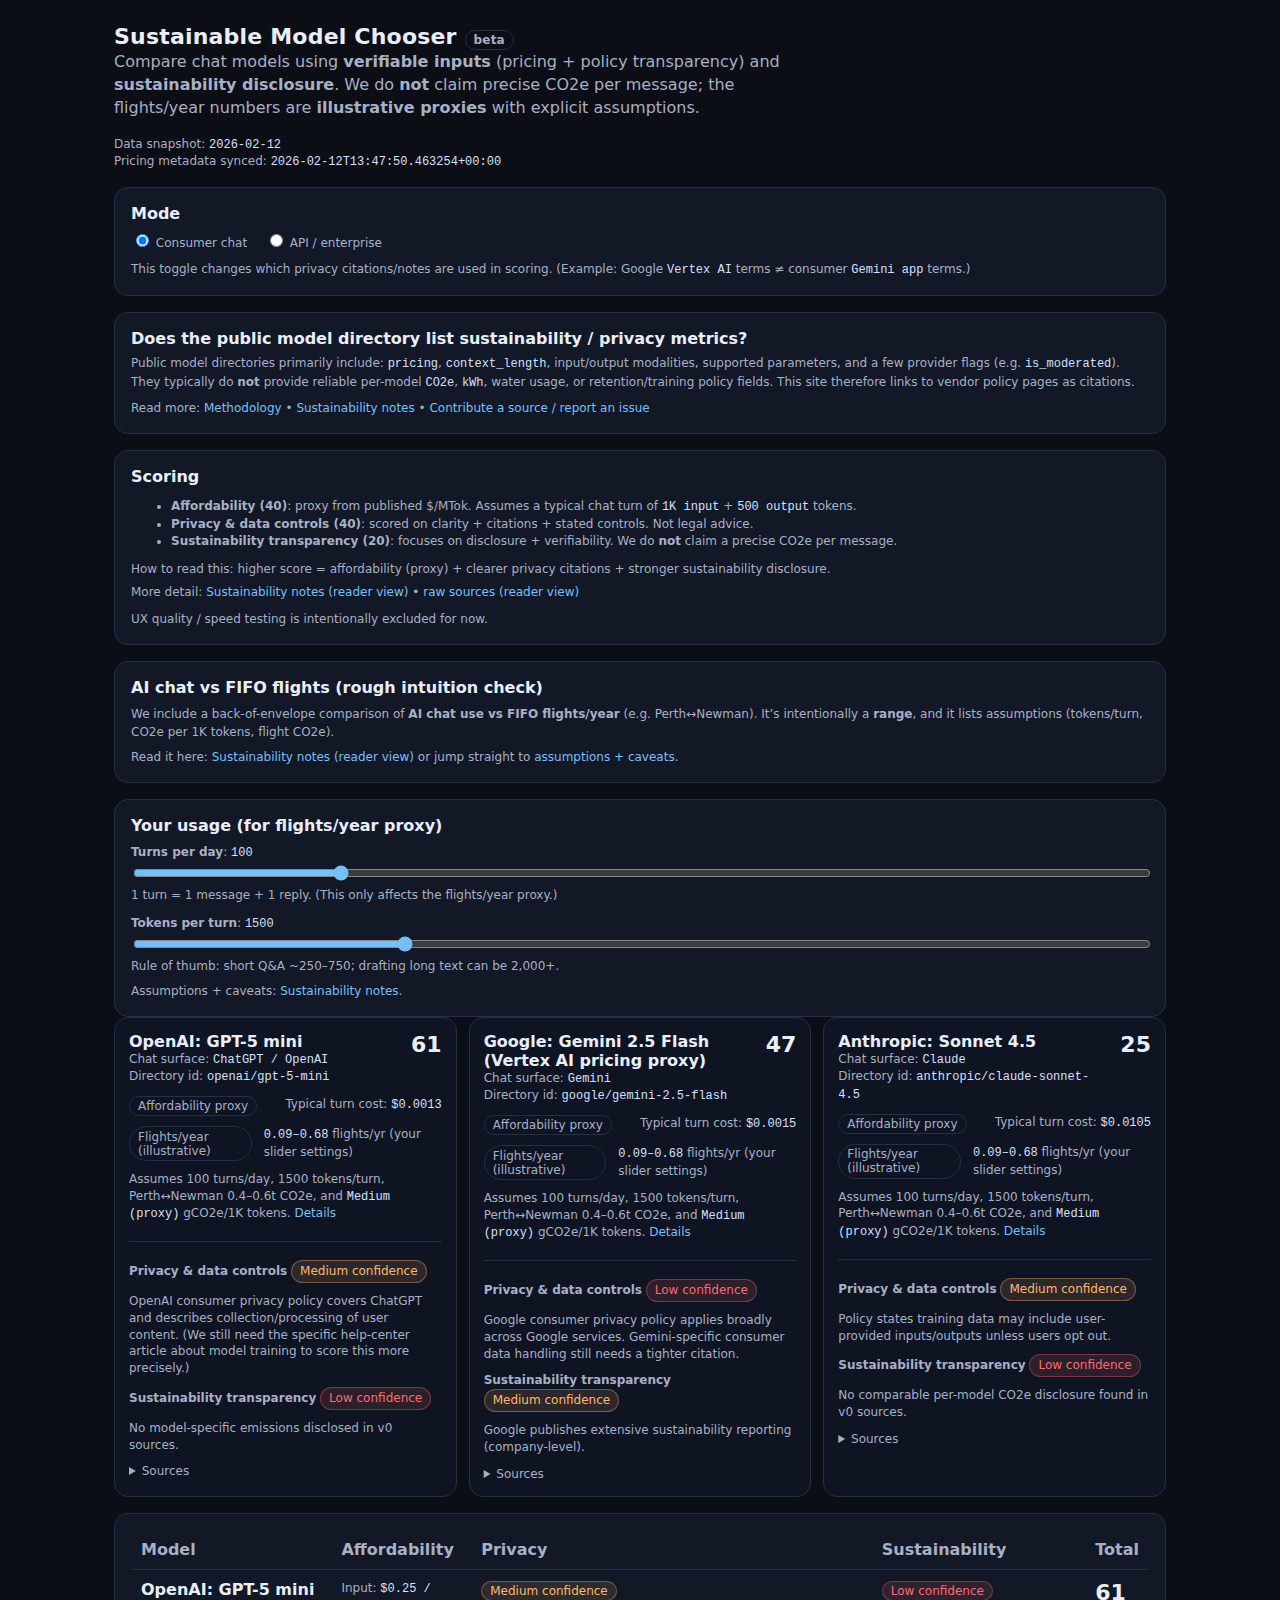
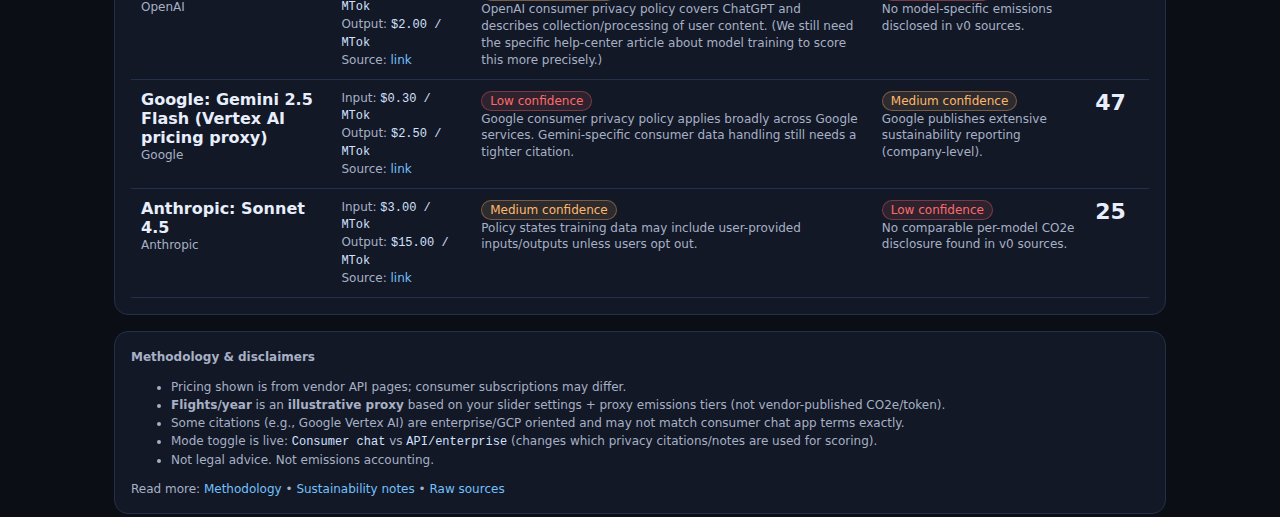
<file: index.html>
<!doctype html>
<html lang="en">
<head>
  <meta charset="utf-8"/>
  <meta name="viewport" content="width=device-width, initial-scale=1"/>
  <title>Sustainable Model Chooser (v0)</title>
  <link rel="stylesheet" href="./styles.css"/>
</head>
<body>
  <div class="container">
    <header>
      <div>
        <div class="h1">Sustainable Model Chooser <span class="badge">beta</span></div>
        <div class="sub">
          Compare chat models using <b>verifiable inputs</b> (pricing + policy transparency) and <b>sustainability disclosure</b>.
          We do <b>not</b> claim precise CO2e per message; the flights/year numbers are <b>illustrative proxies</b> with explicit assumptions.
        </div>
      </div>
      <div class="small">
        Data snapshot: <span class="code" id="generatedAt">—</span><br/>
        Pricing metadata synced: <span class="code" id="syncedAt">—</span>
      </div>
    </header>

    <div class="panel">
      <b>Mode</b>
      <div class="small" style="margin-top:8px;line-height:1.6">
        <label style="margin-right:14px"><input type="radio" name="mode" value="consumer" checked> Consumer chat</label>
        <label><input type="radio" name="mode" value="api"> API / enterprise</label>
        <div class="small" style="margin-top:8px">
          This toggle changes which privacy citations/notes are used in scoring.
          (Example: Google <span class="code">Vertex AI</span> terms ≠ consumer <span class="code">Gemini app</span> terms.)
        </div>
      </div>
    </div>

    <div class="panel">
      <b>Does the public model directory list sustainability / privacy metrics?</b>
      <div class="small" style="margin-top:6px;line-height:1.5">
        Public model directories primarily include: <span class="code">pricing</span>, <span class="code">context_length</span>, input/output modalities,
        supported parameters, and a few provider flags (e.g. <span class="code">is_moderated</span>). They typically do <b>not</b> provide reliable per-model
        <span class="code">CO2e</span>, <span class="code">kWh</span>, water usage, or retention/training policy fields. This site therefore links to vendor policy pages as citations.
      </div>
      <div class="small" style="margin-top:8px">
        Read more: <a href="./methodology.html">Methodology</a> • <a href="./sustainability.html">Sustainability notes</a> •
        <a href="https://github.com/laurenamos/sustainable-model-chooser/issues" target="_blank" rel="noopener">Contribute a source / report an issue</a>
      </div>
    </div>

    <div class="panel">
      <b>Scoring</b>
      <ul class="small">
        <li><b>Affordability (40)</b>: proxy from published $/MTok. Assumes a typical chat turn of <span class="code">1K input</span> + <span class="code">500 output</span> tokens.</li>
        <li><b>Privacy & data controls (40)</b>: scored on clarity + citations + stated controls. Not legal advice.</li>
        <li><b>Sustainability transparency (20)</b>: focuses on disclosure + verifiability. We do <b>not</b> claim a precise CO2e per message.</li>
      </ul>
      <div class="small">
        How to read this: higher score = affordability (proxy) + clearer privacy citations + stronger sustainability disclosure.
      </div>
      <div class="small" style="margin-top:6px">More detail: <a href="./sustainability.html">Sustainability notes (reader view)</a> • <a href="./sustainability-estimates.html">raw sources (reader view)</a></div>
      <div class="small" style="margin-top:10px">UX quality / speed testing is intentionally excluded for now.</div>
    </div>

    <div class="panel">
      <b>AI chat vs FIFO flights (rough intuition check)</b>
      <div class="small" style="margin-top:8px;line-height:1.5">
        We include a back-of-envelope comparison of <b>AI chat use vs FIFO flights/year</b> (e.g. Perth↔Newman).
        It’s intentionally a <b>range</b>, and it lists assumptions (tokens/turn, CO2e per 1K tokens, flight CO2e).
      </div>
      <div class="small" style="margin-top:8px">
        Read it here: <a href="./sustainability.html">Sustainability notes (reader view)</a> or jump straight to <a href="./sustainability-estimates.html#chat-model-use-vs-fifo-flights-per-year-rough-equivalence">assumptions + caveats</a>.
      </div>
    </div>

    <div class="panel">
      <b>Your usage (for flights/year proxy)</b>
      <div class="small" style="margin-top:8px;line-height:1.6">
        <div style="display:grid;grid-template-columns:1fr;gap:10px">
          <div>
            <div><b>Turns per day</b>: <span class="code" id="turnsVal">100</span></div>
            <input id="turns" type="range" min="0" max="500" step="10" value="100" style="width:100%" />
            <div class="small">1 turn = 1 message + 1 reply. (This only affects the flights/year proxy.)</div>
          </div>
          <div>
            <div><b>Tokens per turn</b>: <span class="code" id="tptVal">1500</span></div>
            <input id="tpt" type="range" min="250" max="5000" step="250" value="1500" style="width:100%" />
            <div class="small">Rule of thumb: short Q&A ~250–750; drafting long text can be 2,000+.</div>
          </div>
        </div>
        <div class="small" style="margin-top:8px">Assumptions + caveats: <a href="./sustainability.html" target="_blank" rel="noopener">Sustainability notes</a>.</div>
      </div>
    </div>

    <div class="grid" id="cards"></div>

    <div class="panel" id="table"></div>

    <div class="panel footer">
      <b>Methodology & disclaimers</b>
      <ul>
        <li>Pricing shown is from vendor API pages; consumer subscriptions may differ.</li>
        <li><b>Flights/year</b> is an <b>illustrative proxy</b> based on your slider settings + proxy emissions tiers (not vendor-published CO2e/token).</li>
        <li>Some citations (e.g., Google Vertex AI) are enterprise/GCP oriented and may not match consumer chat app terms exactly.</li>
        <li>Mode toggle is live: <span class="code">Consumer chat</span> vs <span class="code">API/enterprise</span> (changes which privacy citations/notes are used for scoring).</li>
        <li>Not legal advice. Not emissions accounting.</li>
      </ul>
      <div class="small">Read more: <a href="./methodology.html">Methodology</a> • <a href="./sustainability.html">Sustainability notes</a> • <a href="./sustainability-estimates.html">Raw sources</a></div>
    </div>
  </div>

  <script src="./app.js"></script>
</body>
</html>
</file>
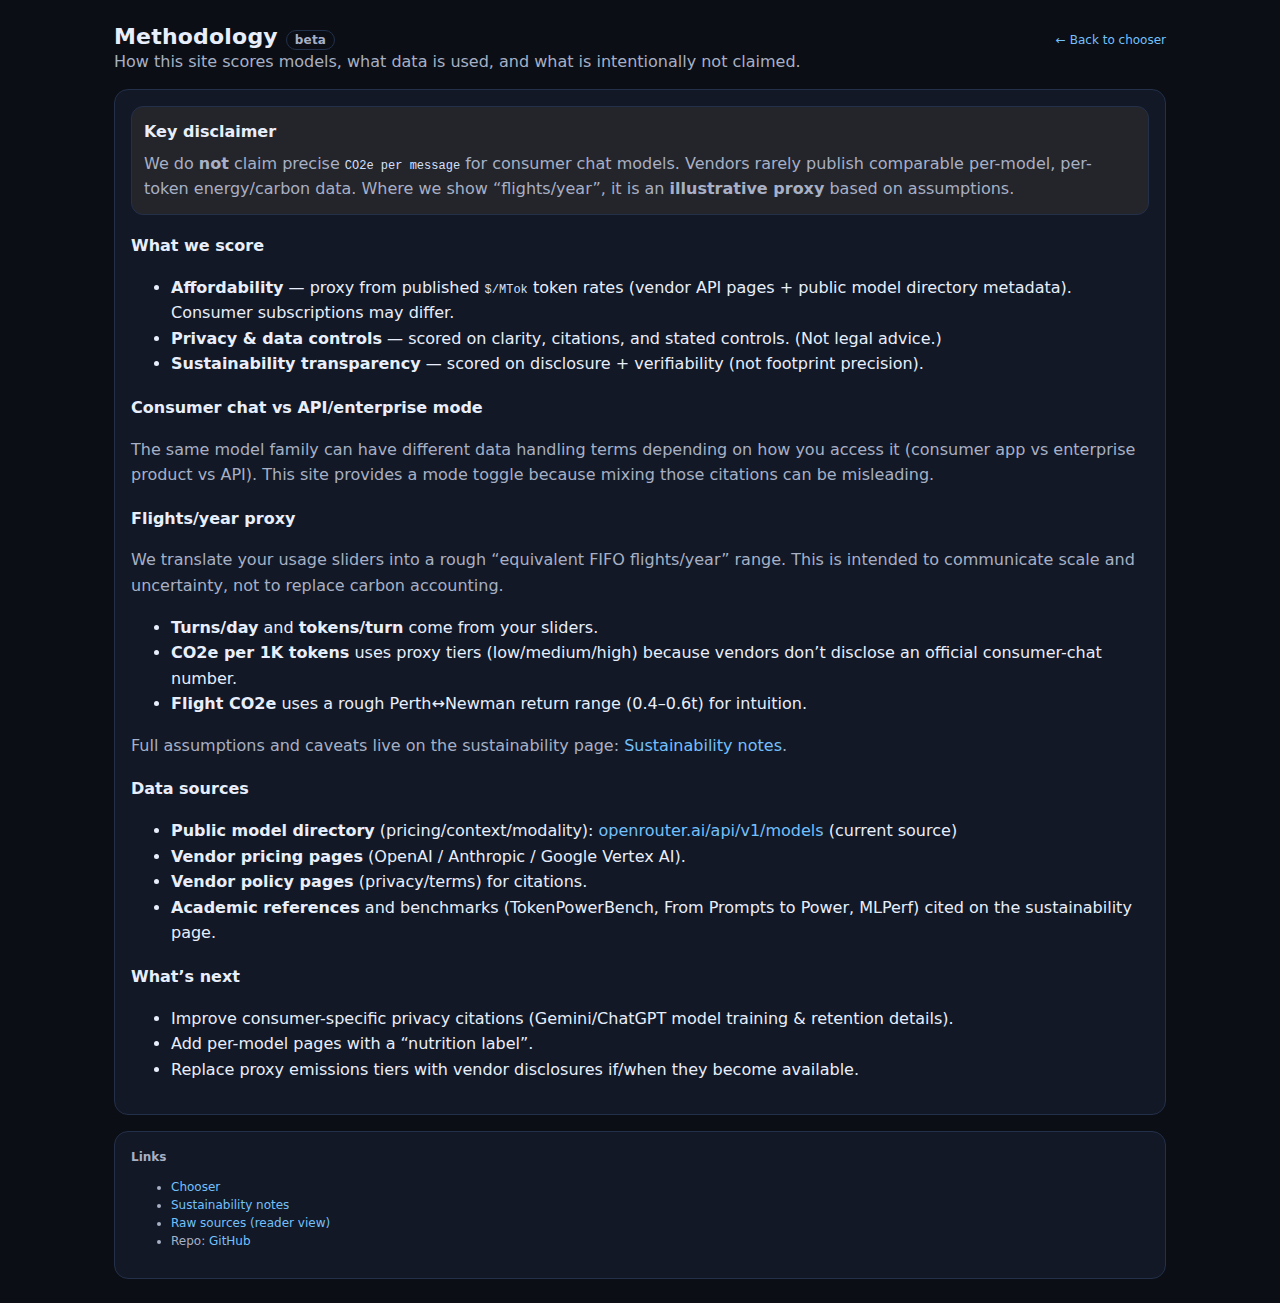
<file: methodology.html>
<!doctype html>
<html lang="en">
<head>
  <meta charset="utf-8"/>
  <meta name="viewport" content="width=device-width, initial-scale=1"/>
  <title>Methodology — Sustainable Model Chooser</title>
  <link rel="stylesheet" href="./styles.css"/>
  <style>
    .prose{line-height:1.6}
    .prose h1{font-size:22px;margin:0 0 10px 0}
    .prose h2{font-size:16px;margin:18px 0 8px 0}
    .prose h3{font-size:14px;margin:14px 0 6px 0}
    .muted{color:var(--muted)}
    .callout{border:1px solid var(--border);background:rgba(116,192,252,.06);border-radius:12px;padding:12px}
    .callout.warn{background:rgba(255,184,107,.08)}
    .kbd{font-family:ui-monospace,SFMono-Regular,Menlo,Monaco,Consolas,monospace;font-size:12px;color:#d4e0ff}
  </style>
</head>
<body>
  <div class="container">
    <header>
      <div>
        <div class="h1">Methodology <span class="badge">beta</span></div>
        <div class="sub">How this site scores models, what data is used, and what is intentionally not claimed.</div>
      </div>
      <div class="small"><a href="./">← Back to chooser</a></div>
    </header>

    <div class="panel prose">
      <div class="callout warn">
        <b>Key disclaimer</b>
        <div class="muted" style="margin-top:6px">
          We do <b>not</b> claim precise <span class="kbd">CO2e per message</span> for consumer chat models.
          Vendors rarely publish comparable per-model, per-token energy/carbon data.
          Where we show “flights/year”, it is an <b>illustrative proxy</b> based on assumptions.
        </div>
      </div>

      <h2>What we score</h2>
      <ul>
        <li><b>Affordability</b> — proxy from published <span class="kbd">$/MTok</span> token rates (vendor API pages + public model directory metadata). Consumer subscriptions may differ.</li>
        <li><b>Privacy & data controls</b> — scored on clarity, citations, and stated controls. (Not legal advice.)</li>
        <li><b>Sustainability transparency</b> — scored on disclosure + verifiability (not footprint precision).</li>
      </ul>

      <h2>Consumer chat vs API/enterprise mode</h2>
      <p class="muted">
        The same model family can have different data handling terms depending on how you access it (consumer app vs enterprise product vs API).
        This site provides a mode toggle because mixing those citations can be misleading.
      </p>

      <h2>Flights/year proxy</h2>
      <p class="muted">
        We translate your usage sliders into a rough “equivalent FIFO flights/year” range.
        This is intended to communicate scale and uncertainty, not to replace carbon accounting.
      </p>
      <ul>
        <li><b>Turns/day</b> and <b>tokens/turn</b> come from your sliders.</li>
        <li><b>CO2e per 1K tokens</b> uses proxy tiers (low/medium/high) because vendors don’t disclose an official consumer-chat number.</li>
        <li><b>Flight CO2e</b> uses a rough Perth↔Newman return range (0.4–0.6t) for intuition.</li>
      </ul>
      <p class="muted">Full assumptions and caveats live on the sustainability page: <a href="./sustainability.html">Sustainability notes</a>.</p>

      <h2>Data sources</h2>
      <ul>
        <li><b>Public model directory</b> (pricing/context/modality): <a href="https://openrouter.ai/api/v1/models" target="_blank" rel="noopener">openrouter.ai/api/v1/models</a> (current source)</li>
        <li><b>Vendor pricing pages</b> (OpenAI / Anthropic / Google Vertex AI).</li>
        <li><b>Vendor policy pages</b> (privacy/terms) for citations.</li>
        <li><b>Academic references</b> and benchmarks (TokenPowerBench, From Prompts to Power, MLPerf) cited on the sustainability page.</li>
      </ul>

      <h2>What’s next</h2>
      <ul>
        <li>Improve consumer-specific privacy citations (Gemini/ChatGPT model training & retention details).</li>
        <li>Add per-model pages with a “nutrition label”.</li>
        <li>Replace proxy emissions tiers with vendor disclosures if/when they become available.</li>
      </ul>
    </div>

    <div class="panel footer">
      <b>Links</b>
      <ul>
        <li><a href="./">Chooser</a></li>
        <li><a href="./sustainability.html">Sustainability notes</a></li>
        <li><a href="./sustainability-estimates.html">Raw sources (reader view)</a></li>
        <li>Repo: <a href="https://github.com/laurenamos/sustainable-model-chooser" target="_blank" rel="noopener">GitHub</a></li>
      </ul>
    </div>
  </div>
</body>
</html>
</file>
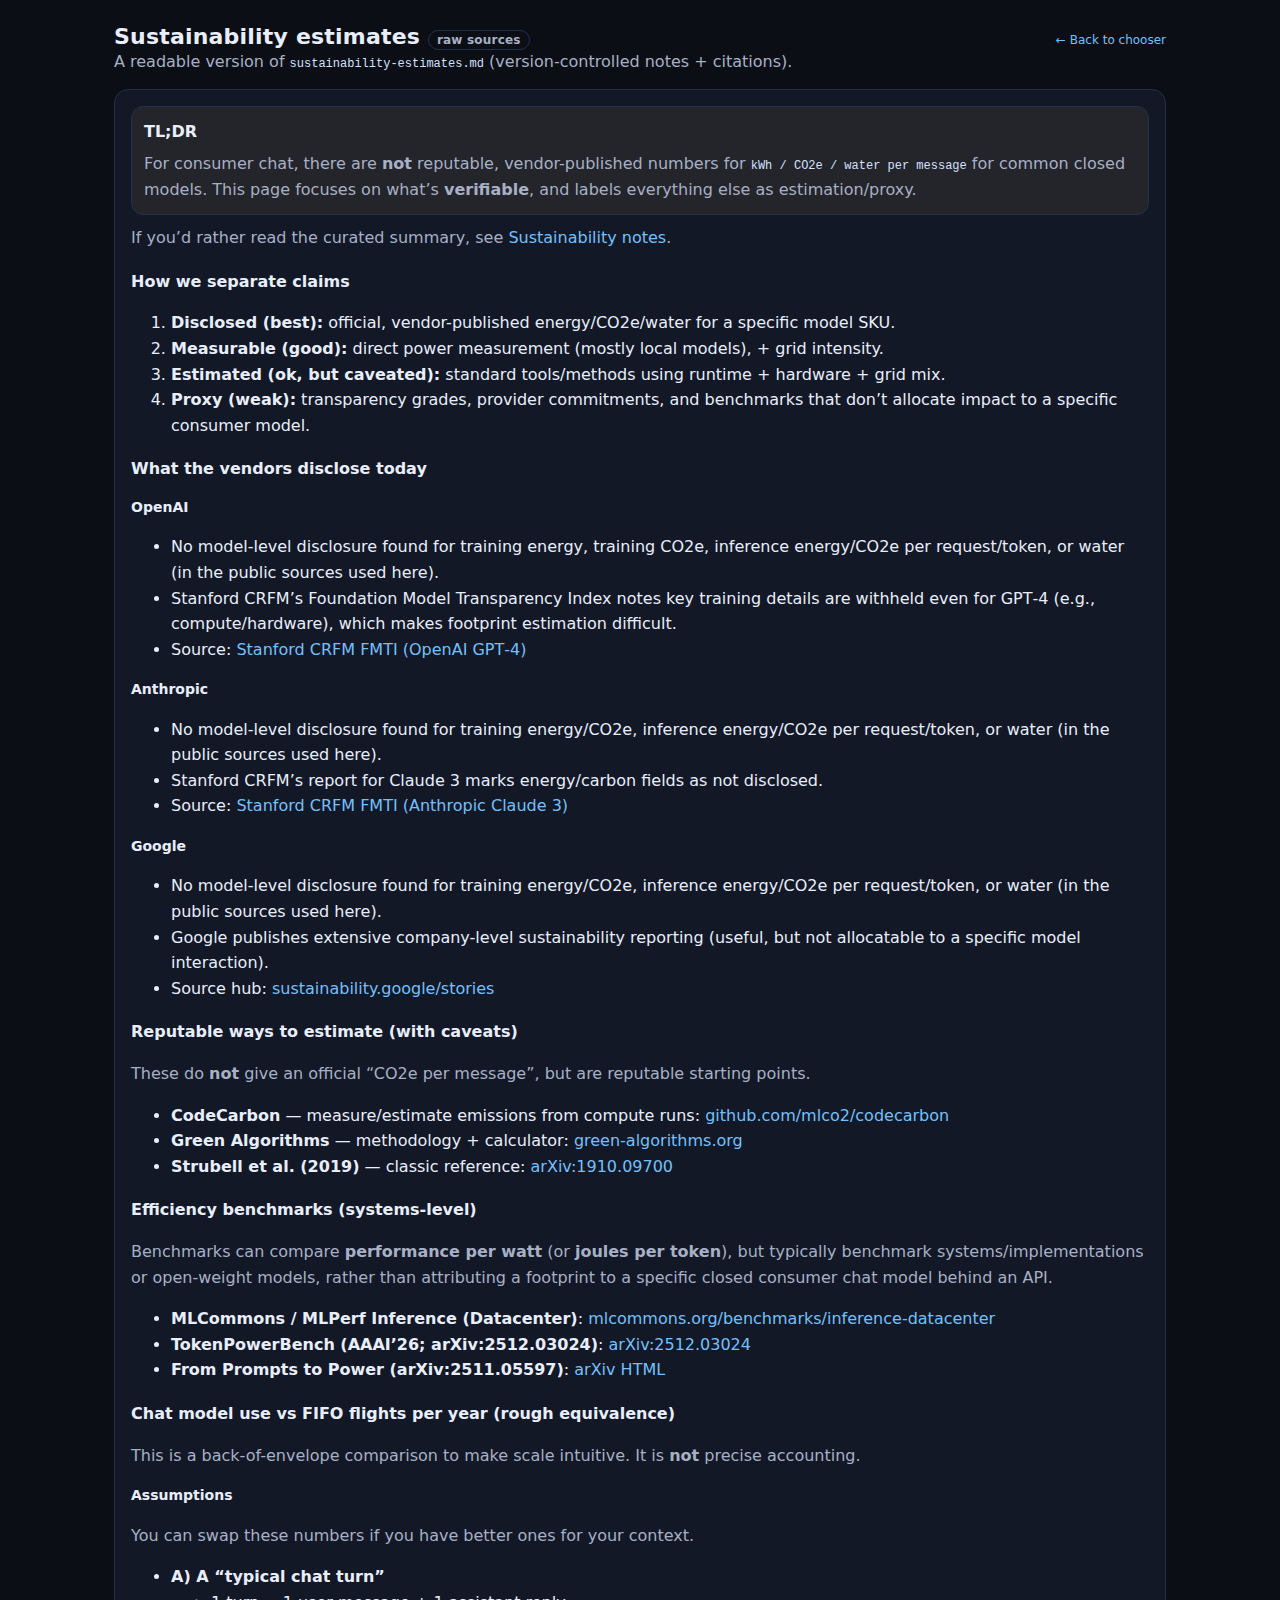
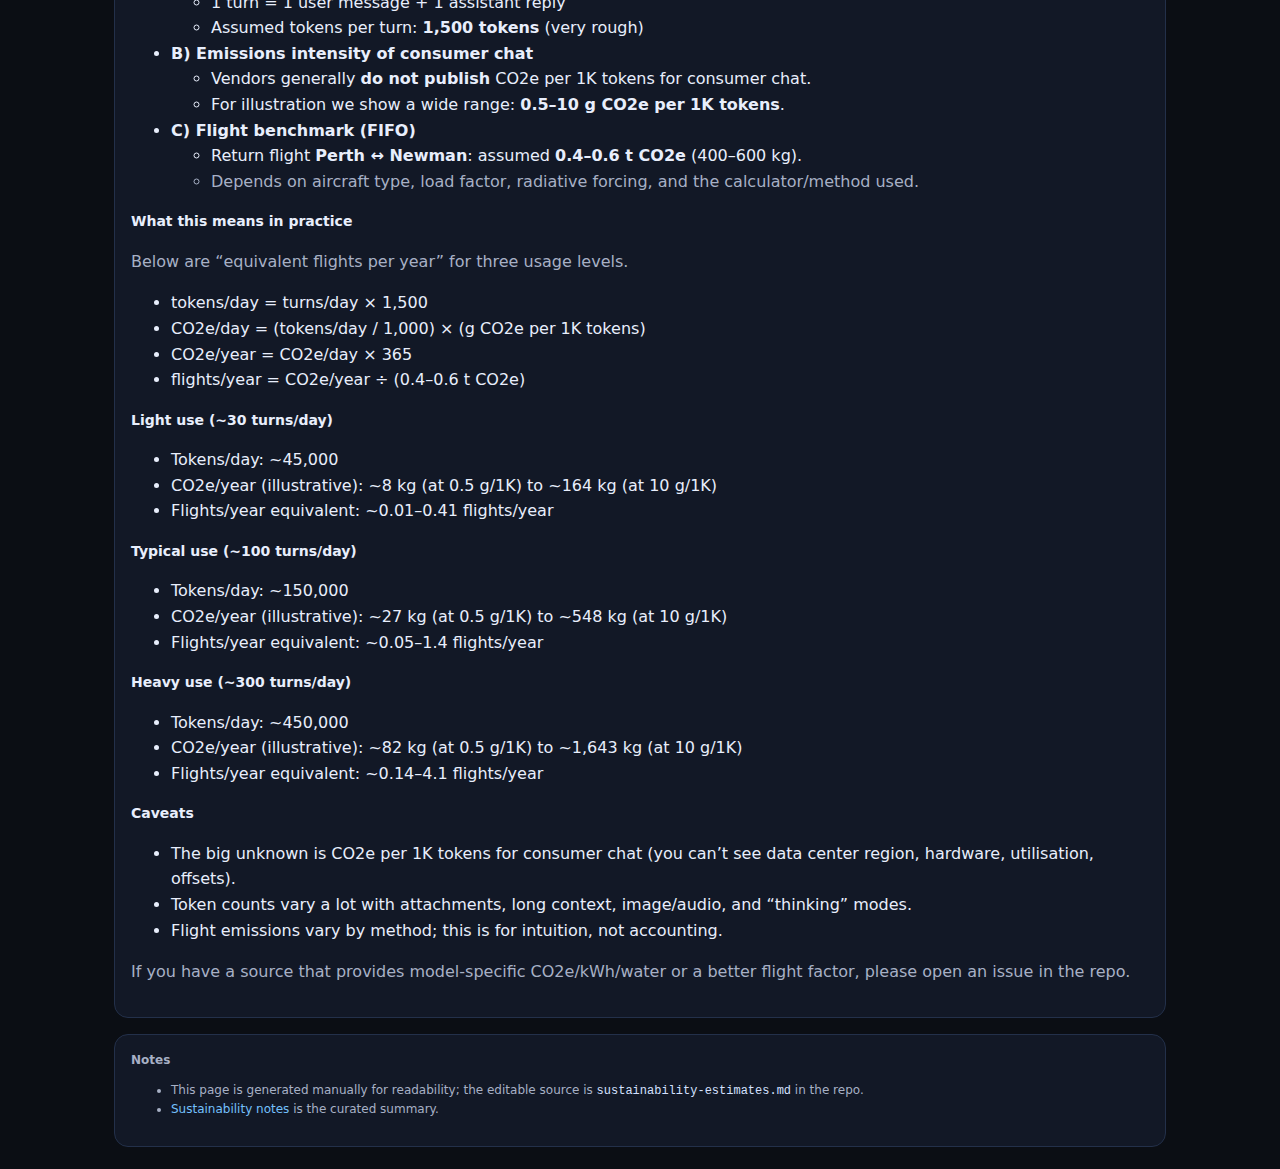
<file: sustainability-estimates.html>
<!doctype html>
<html lang="en">
<head>
  <meta charset="utf-8"/>
  <meta name="viewport" content="width=device-width, initial-scale=1"/>
  <title>Sustainability estimates (raw sources) — Sustainable Model Chooser</title>
  <link rel="stylesheet" href="./styles.css"/>
  <style>
    .prose{line-height:1.6}
    .prose h1{font-size:22px;margin:0 0 10px 0}
    .prose h2{font-size:16px;margin:18px 0 8px 0}
    .prose h3{font-size:14px;margin:14px 0 6px 0}
    .muted{color:var(--muted)}
    .callout{border:1px solid var(--border);background:rgba(116,192,252,.06);border-radius:12px;padding:12px}
    .callout.warn{background:rgba(255,184,107,.08)}
    .kbd{font-family:ui-monospace,SFMono-Regular,Menlo,Monaco,Consolas,monospace;font-size:12px;color:#d4e0ff}
  </style>
</head>
<body>
  <div class="container">
    <header>
      <div>
        <div class="h1">Sustainability estimates <span class="badge">raw sources</span></div>
        <div class="sub">A readable version of <span class="code">sustainability-estimates.md</span> (version-controlled notes + citations).</div>
      </div>
      <div class="small"><a href="./">← Back to chooser</a></div>
    </header>

    <div class="panel prose">
      <div class="callout warn">
        <b>TL;DR</b>
        <div class="muted" style="margin-top:6px">
          For consumer chat, there are <b>not</b> reputable, vendor-published numbers for
          <span class="kbd">kWh / CO2e / water per message</span> for common closed models.
          This page focuses on what’s <b>verifiable</b>, and labels everything else as estimation/proxy.
        </div>
      </div>

      <p class="muted" style="margin-top:10px">
        If you’d rather read the curated summary, see <a href="./sustainability.html">Sustainability notes</a>.
      </p>

      <h2>How we separate claims</h2>
      <ol>
        <li><b>Disclosed (best):</b> official, vendor-published energy/CO2e/water for a specific model SKU.</li>
        <li><b>Measurable (good):</b> direct power measurement (mostly local models), + grid intensity.</li>
        <li><b>Estimated (ok, but caveated):</b> standard tools/methods using runtime + hardware + grid mix.</li>
        <li><b>Proxy (weak):</b> transparency grades, provider commitments, and benchmarks that don’t allocate impact to a specific consumer model.</li>
      </ol>

      <h2>What the vendors disclose today</h2>

      <h3>OpenAI</h3>
      <ul>
        <li>No model-level disclosure found for training energy, training CO2e, inference energy/CO2e per request/token, or water (in the public sources used here).</li>
        <li>Stanford CRFM’s Foundation Model Transparency Index notes key training details are withheld even for GPT‑4 (e.g., compute/hardware), which makes footprint estimation difficult.</li>
        <li>Source: <a href="https://crfm.stanford.edu/fmti/May-2024/company-reports/OpenAI_GPT-4.html" target="_blank" rel="noopener">Stanford CRFM FMTI (OpenAI GPT‑4)</a></li>
      </ul>

      <h3>Anthropic</h3>
      <ul>
        <li>No model-level disclosure found for training energy/CO2e, inference energy/CO2e per request/token, or water (in the public sources used here).</li>
        <li>Stanford CRFM’s report for Claude 3 marks energy/carbon fields as not disclosed.</li>
        <li>Source: <a href="https://crfm.stanford.edu/fmti/May-2024/company-reports/Anthropic_Claude%203.html" target="_blank" rel="noopener">Stanford CRFM FMTI (Anthropic Claude 3)</a></li>
      </ul>

      <h3>Google</h3>
      <ul>
        <li>No model-level disclosure found for training energy/CO2e, inference energy/CO2e per request/token, or water (in the public sources used here).</li>
        <li>Google publishes extensive company-level sustainability reporting (useful, but not allocatable to a specific model interaction).</li>
        <li>Source hub: <a href="https://sustainability.google/stories/" target="_blank" rel="noopener">sustainability.google/stories</a></li>
      </ul>

      <h2>Reputable ways to estimate (with caveats)</h2>
      <p class="muted">These do <b>not</b> give an official “CO2e per message”, but are reputable starting points.</p>
      <ul>
        <li><b>CodeCarbon</b> — measure/estimate emissions from compute runs: <a href="https://github.com/mlco2/codecarbon" target="_blank" rel="noopener">github.com/mlco2/codecarbon</a></li>
        <li><b>Green Algorithms</b> — methodology + calculator: <a href="https://www.green-algorithms.org/" target="_blank" rel="noopener">green-algorithms.org</a></li>
        <li><b>Strubell et al. (2019)</b> — classic reference: <a href="https://arxiv.org/abs/1910.09700" target="_blank" rel="noopener">arXiv:1910.09700</a></li>
      </ul>

      <h2>Efficiency benchmarks (systems-level)</h2>
      <p class="muted">
        Benchmarks can compare <b>performance per watt</b> (or <b>joules per token</b>), but typically benchmark systems/implementations or open-weight models,
        rather than attributing a footprint to a specific closed consumer chat model behind an API.
      </p>
      <ul>
        <li><b>MLCommons / MLPerf Inference (Datacenter)</b>: <a href="https://mlcommons.org/benchmarks/inference-datacenter/" target="_blank" rel="noopener">mlcommons.org/benchmarks/inference-datacenter</a></li>
        <li><b>TokenPowerBench (AAAI’26; arXiv:2512.03024)</b>: <a href="https://arxiv.org/abs/2512.03024v1" target="_blank" rel="noopener">arXiv:2512.03024</a></li>
        <li><b>From Prompts to Power (arXiv:2511.05597)</b>: <a href="https://arxiv.org/html/2511.05597" target="_blank" rel="noopener">arXiv HTML</a></li>
      </ul>

      <h2 id="chat-model-use-vs-fifo-flights-per-year-rough-equivalence">Chat model use vs FIFO flights per year (rough equivalence)</h2>
      <p class="muted">This is a back-of-envelope comparison to make scale intuitive. It is <b>not</b> precise accounting.</p>

      <h3>Assumptions</h3>
      <p class="muted">You can swap these numbers if you have better ones for your context.</p>
      <ul>
        <li><b>A) A “typical chat turn”</b>
          <ul>
            <li>1 turn = 1 user message + 1 assistant reply</li>
            <li>Assumed tokens per turn: <b>1,500 tokens</b> (very rough)</li>
          </ul>
        </li>
        <li><b>B) Emissions intensity of consumer chat</b>
          <ul>
            <li>Vendors generally <b>do not publish</b> CO2e per 1K tokens for consumer chat.</li>
            <li>For illustration we show a wide range: <b>0.5–10 g CO2e per 1K tokens</b>.</li>
          </ul>
        </li>
        <li><b>C) Flight benchmark (FIFO)</b>
          <ul>
            <li>Return flight <b>Perth ↔ Newman</b>: assumed <b>0.4–0.6 t CO2e</b> (400–600 kg).</li>
            <li class="muted">Depends on aircraft type, load factor, radiative forcing, and the calculator/method used.</li>
          </ul>
        </li>
      </ul>

      <h3>What this means in practice</h3>
      <p class="muted">Below are “equivalent flights per year” for three usage levels.</p>
      <ul>
        <li>tokens/day = turns/day × 1,500</li>
        <li>CO2e/day = (tokens/day / 1,000) × (g CO2e per 1K tokens)</li>
        <li>CO2e/year = CO2e/day × 365</li>
        <li>flights/year = CO2e/year ÷ (0.4–0.6 t CO2e)</li>
      </ul>

      <h3>Light use (~30 turns/day)</h3>
      <ul>
        <li>Tokens/day: ~45,000</li>
        <li>CO2e/year (illustrative): ~8 kg (at 0.5 g/1K) to ~164 kg (at 10 g/1K)</li>
        <li>Flights/year equivalent: ~0.01–0.41 flights/year</li>
      </ul>

      <h3>Typical use (~100 turns/day)</h3>
      <ul>
        <li>Tokens/day: ~150,000</li>
        <li>CO2e/year (illustrative): ~27 kg (at 0.5 g/1K) to ~548 kg (at 10 g/1K)</li>
        <li>Flights/year equivalent: ~0.05–1.4 flights/year</li>
      </ul>

      <h3>Heavy use (~300 turns/day)</h3>
      <ul>
        <li>Tokens/day: ~450,000</li>
        <li>CO2e/year (illustrative): ~82 kg (at 0.5 g/1K) to ~1,643 kg (at 10 g/1K)</li>
        <li>Flights/year equivalent: ~0.14–4.1 flights/year</li>
      </ul>

      <h3>Caveats</h3>
      <ul>
        <li>The big unknown is CO2e per 1K tokens for consumer chat (you can’t see data center region, hardware, utilisation, offsets).</li>
        <li>Token counts vary a lot with attachments, long context, image/audio, and “thinking” modes.</li>
        <li>Flight emissions vary by method; this is for intuition, not accounting.</li>
      </ul>

      <p class="muted">
        If you have a source that provides model-specific CO2e/kWh/water or a better flight factor, please open an issue in the repo.
      </p>
    </div>

    <div class="panel footer">
      <b>Notes</b>
      <ul>
        <li>This page is generated manually for readability; the editable source is <span class="code">sustainability-estimates.md</span> in the repo.</li>
        <li><a href="./sustainability.html">Sustainability notes</a> is the curated summary.</li>
      </ul>
    </div>

  </div>
</body>
</html>
</file>
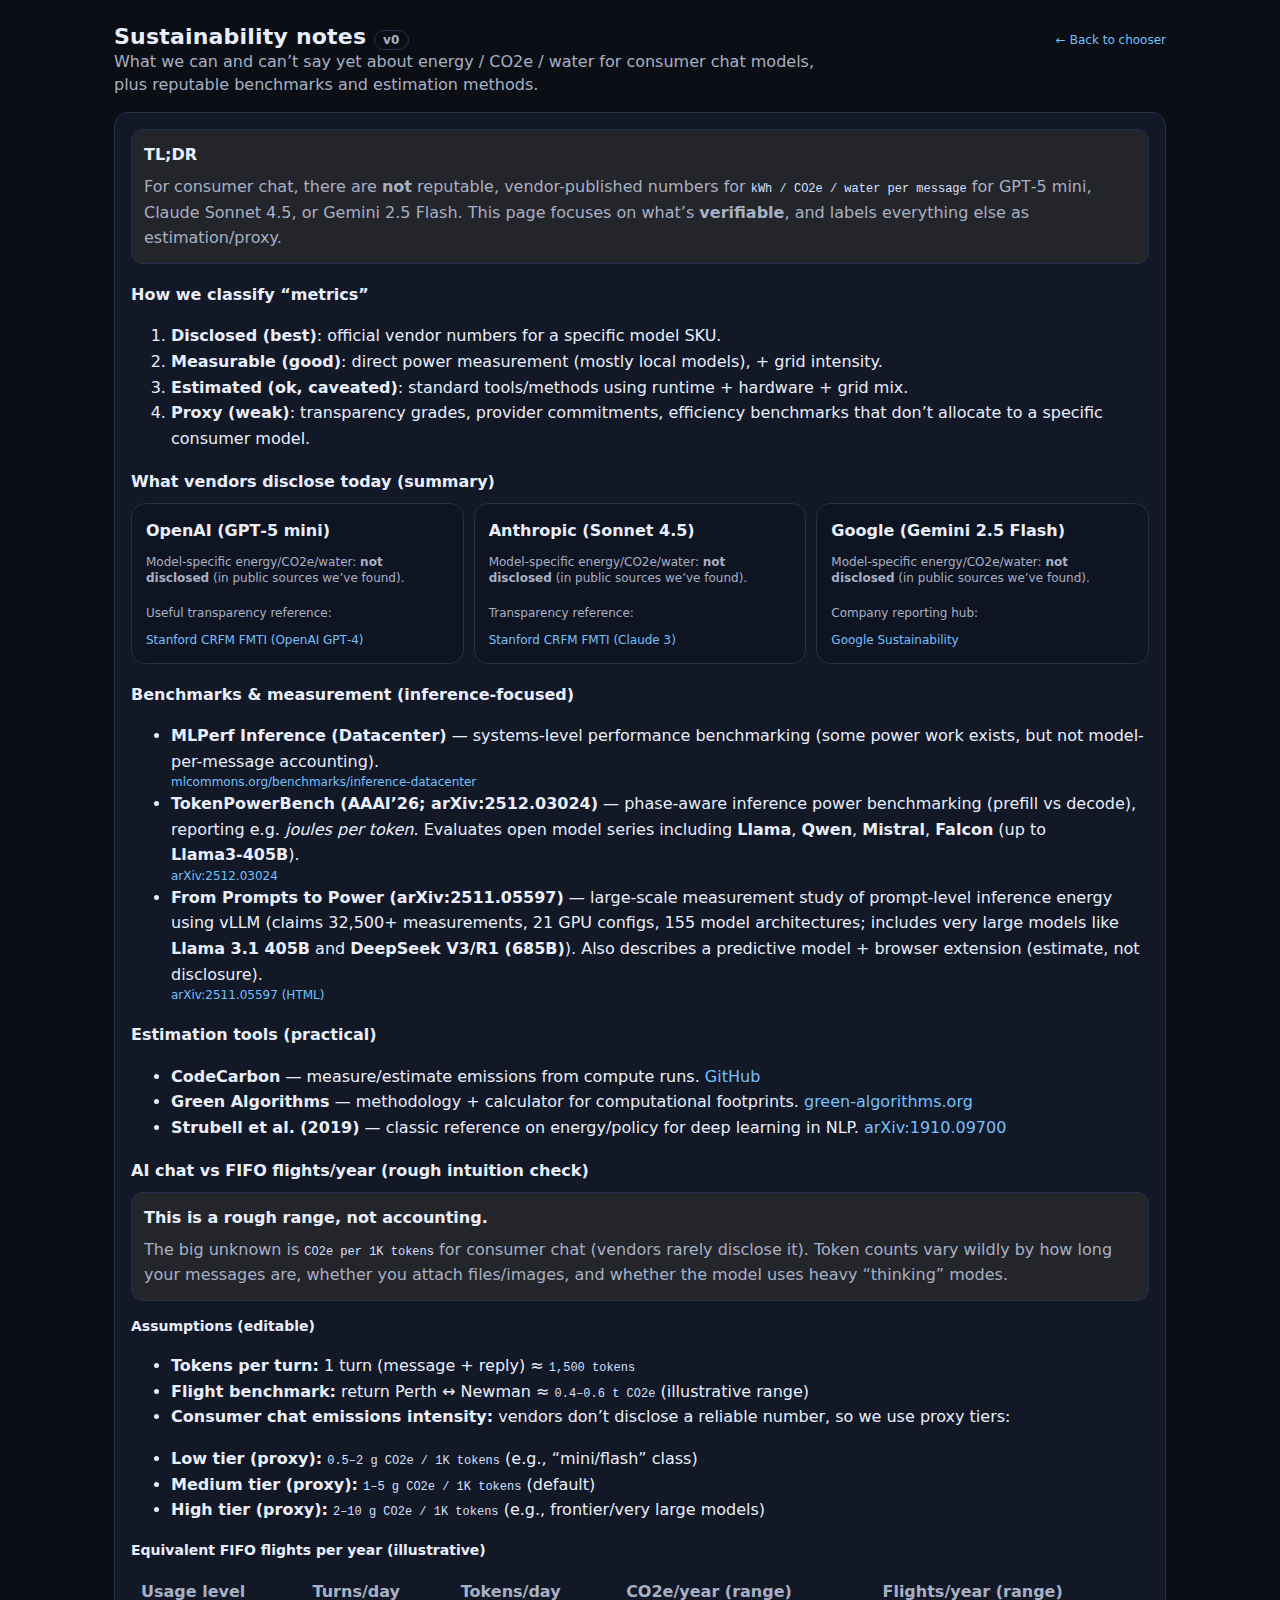
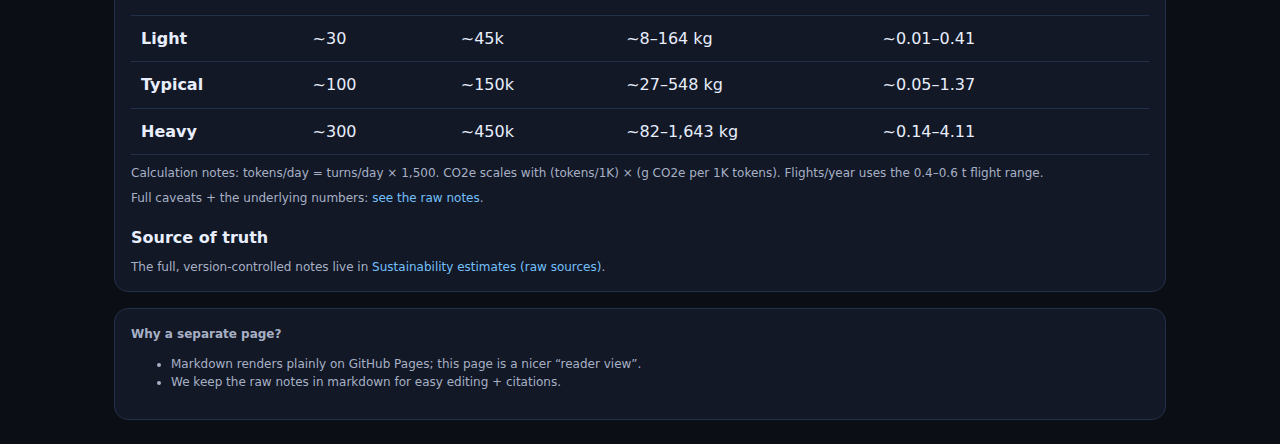
<file: sustainability.html>
<!doctype html>
<html lang="en">
<head>
  <meta charset="utf-8"/>
  <meta name="viewport" content="width=device-width, initial-scale=1"/>
  <title>Sustainability notes — Sustainable Model Chooser</title>
  <link rel="stylesheet" href="./styles.css"/>
  <style>
    .prose{line-height:1.6}
    .prose h1{font-size:22px;margin:0 0 10px 0}
    .prose h2{font-size:16px;margin:18px 0 8px 0}
    .prose h3{font-size:14px;margin:14px 0 6px 0;color:var(--text)}
    .prose p,.prose li{color:var(--text)}
    .prose .muted{color:var(--muted)}
    .callout{border:1px solid var(--border);background:rgba(116,192,252,.06);border-radius:12px;padding:12px}
    .callout.warn{background:rgba(255,184,107,.08)}
    .kpi{display:grid;grid-template-columns:1fr;gap:10px}
    @media(min-width:900px){.kpi{grid-template-columns:1fr 1fr 1fr}}
    .kpi .card{min-height:0}
    .kbd{font-family:ui-monospace,SFMono-Regular,Menlo,Monaco,Consolas,monospace;font-size:12px;color:#d4e0ff}
  </style>
</head>
<body>
  <div class="container">
    <header>
      <div>
        <div class="h1">Sustainability notes <span class="badge">v0</span></div>
        <div class="sub">What we can and can’t say yet about energy / CO2e / water for consumer chat models, plus reputable benchmarks and estimation methods.</div>
      </div>
      <div class="small"><a href="./">← Back to chooser</a></div>
    </header>

    <div class="panel prose">
      <div class="callout warn">
        <b>TL;DR</b>
        <div class="muted" style="margin-top:6px">
          For consumer chat, there are <b>not</b> reputable, vendor-published numbers for <span class="kbd">kWh / CO2e / water per message</span>
          for GPT‑5 mini, Claude Sonnet 4.5, or Gemini 2.5 Flash.
          This page focuses on what’s <b>verifiable</b>, and labels everything else as estimation/proxy.
        </div>
      </div>

      <h2>How we classify “metrics”</h2>
      <ol>
        <li><b>Disclosed (best)</b>: official vendor numbers for a specific model SKU.</li>
        <li><b>Measurable (good)</b>: direct power measurement (mostly local models), + grid intensity.</li>
        <li><b>Estimated (ok, caveated)</b>: standard tools/methods using runtime + hardware + grid mix.</li>
        <li><b>Proxy (weak)</b>: transparency grades, provider commitments, efficiency benchmarks that don’t allocate to a specific consumer model.</li>
      </ol>

      <h2>What vendors disclose today (summary)</h2>
      <div class="kpi">
        <div class="card">
          <div class="modelName">OpenAI (GPT‑5 mini)</div>
          <div class="small">Model-specific energy/CO2e/water: <b>not disclosed</b> (in public sources we’ve found).</div>
          <div class="small" style="margin-top:8px">Useful transparency reference:</div>
          <div class="small"><a href="https://crfm.stanford.edu/fmti/May-2024/company-reports/OpenAI_GPT-4.html" target="_blank" rel="noopener">Stanford CRFM FMTI (OpenAI GPT‑4)</a></div>
        </div>
        <div class="card">
          <div class="modelName">Anthropic (Sonnet 4.5)</div>
          <div class="small">Model-specific energy/CO2e/water: <b>not disclosed</b> (in public sources we’ve found).</div>
          <div class="small" style="margin-top:8px">Transparency reference:</div>
          <div class="small"><a href="https://crfm.stanford.edu/fmti/May-2024/company-reports/Anthropic_Claude%203.html" target="_blank" rel="noopener">Stanford CRFM FMTI (Claude 3)</a></div>
        </div>
        <div class="card">
          <div class="modelName">Google (Gemini 2.5 Flash)</div>
          <div class="small">Model-specific energy/CO2e/water: <b>not disclosed</b> (in public sources we’ve found).</div>
          <div class="small" style="margin-top:8px">Company reporting hub:</div>
          <div class="small"><a href="https://sustainability.google/stories/" target="_blank" rel="noopener">Google Sustainability</a></div>
        </div>
      </div>

      <h2>Benchmarks & measurement (inference-focused)</h2>
      <ul>
        <li>
          <b>MLPerf Inference (Datacenter)</b> — systems-level performance benchmarking (some power work exists, but not model-per-message accounting).
          <div class="small"><a href="https://mlcommons.org/benchmarks/inference-datacenter/" target="_blank" rel="noopener">mlcommons.org/benchmarks/inference-datacenter</a></div>
        </li>
        <li>
          <b>TokenPowerBench (AAAI’26; arXiv:2512.03024)</b> — phase-aware inference power benchmarking (prefill vs decode), reporting e.g. <i>joules per token</i>. Evaluates open model series including <b>Llama</b>, <b>Qwen</b>, <b>Mistral</b>, <b>Falcon</b> (up to <b>Llama3‑405B</b>).
          <div class="small"><a href="https://arxiv.org/abs/2512.03024v1" target="_blank" rel="noopener">arXiv:2512.03024</a></div>
        </li>
        <li>
          <b>From Prompts to Power (arXiv:2511.05597)</b> — large-scale measurement study of prompt-level inference energy using vLLM (claims 32,500+ measurements, 21 GPU configs, 155 model architectures; includes very large models like <b>Llama 3.1 405B</b> and <b>DeepSeek V3/R1 (685B)</b>). Also describes a predictive model + browser extension (estimate, not disclosure).
          <div class="small"><a href="https://arxiv.org/html/2511.05597" target="_blank" rel="noopener">arXiv:2511.05597 (HTML)</a></div>
        </li>
      </ul>

      <h2>Estimation tools (practical)</h2>
      <ul>
        <li><b>CodeCarbon</b> — measure/estimate emissions from compute runs. <a href="https://github.com/mlco2/codecarbon" target="_blank" rel="noopener">GitHub</a></li>
        <li><b>Green Algorithms</b> — methodology + calculator for computational footprints. <a href="https://www.green-algorithms.org/" target="_blank" rel="noopener">green-algorithms.org</a></li>
        <li><b>Strubell et al. (2019)</b> — classic reference on energy/policy for deep learning in NLP. <a href="https://arxiv.org/abs/1910.09700" target="_blank" rel="noopener">arXiv:1910.09700</a></li>
      </ul>

      <h2>AI chat vs FIFO flights/year (rough intuition check)</h2>
      <div class="callout warn">
        <b>This is a rough range, not accounting.</b>
        <div class="muted" style="margin-top:6px">
          The big unknown is <span class="kbd">CO2e per 1K tokens</span> for consumer chat (vendors rarely disclose it).
          Token counts vary wildly by how long your messages are, whether you attach files/images, and whether the model uses heavy “thinking” modes.
        </div>
      </div>

      <h3>Assumptions (editable)</h3>
      <ul>
        <li><b>Tokens per turn:</b> 1 turn (message + reply) ≈ <span class="kbd">1,500 tokens</span></li>
        <li><b>Flight benchmark:</b> return Perth ↔ Newman ≈ <span class="kbd">0.4–0.6 t CO2e</span> (illustrative range)</li>
        <li><b>Consumer chat emissions intensity:</b> vendors don’t disclose a reliable number, so we use proxy tiers:</li>
      </ul>
      <ul>
        <li><b>Low tier (proxy):</b> <span class="kbd">0.5–2 g CO2e / 1K tokens</span> (e.g., “mini/flash” class)</li>
        <li><b>Medium tier (proxy):</b> <span class="kbd">1–5 g CO2e / 1K tokens</span> (default)</li>
        <li><b>High tier (proxy):</b> <span class="kbd">2–10 g CO2e / 1K tokens</span> (e.g., frontier/very large models)</li>
      </ul>

      <h3>Equivalent FIFO flights per year (illustrative)</h3>
      <table class="table" style="margin-top:8px">
        <thead>
          <tr>
            <th>Usage level</th>
            <th>Turns/day</th>
            <th>Tokens/day</th>
            <th>CO2e/year (range)</th>
            <th>Flights/year (range)</th>
          </tr>
        </thead>
        <tbody>
          <tr>
            <td><b>Light</b></td>
            <td>~30</td>
            <td>~45k</td>
            <td>~8–164 kg</td>
            <td>~0.01–0.41</td>
          </tr>
          <tr>
            <td><b>Typical</b></td>
            <td>~100</td>
            <td>~150k</td>
            <td>~27–548 kg</td>
            <td>~0.05–1.37</td>
          </tr>
          <tr>
            <td><b>Heavy</b></td>
            <td>~300</td>
            <td>~450k</td>
            <td>~82–1,643 kg</td>
            <td>~0.14–4.11</td>
          </tr>
        </tbody>
      </table>

      <div class="small muted" style="margin-top:10px">
        Calculation notes:
        tokens/day = turns/day × 1,500. CO2e scales with (tokens/1K) × (g CO2e per 1K tokens). Flights/year uses the 0.4–0.6 t flight range.
      </div>

      <div class="small" style="margin-top:8px">
        Full caveats + the underlying numbers: <a href="./sustainability-estimates.html#chat-model-use-vs-fifo-flights-per-year-rough-equivalence">see the raw notes</a>.
      </div>

      <h2>Source of truth</h2>
      <div class="small muted">The full, version-controlled notes live in <a href="./sustainability-estimates.html">Sustainability estimates (raw sources)</a>.</div>
    </div>

    <div class="panel footer">
      <b>Why a separate page?</b>
      <ul>
        <li>Markdown renders plainly on GitHub Pages; this page is a nicer “reader view”.</li>
        <li>We keep the raw notes in markdown for easy editing + citations.</li>
      </ul>
    </div>

  </div>
</body>
</html>
</file>
<file: styles.css>
:root{
  --bg:#0b0e14;
  --panel:#121826;
  --panel2:#0f1422;
  --text:#e8eefc;
  --muted:#a7b0c5;
  --accent:#74c0fc;
  --warn:#ffb86b;
  --bad:#ff6b6b;
  --good:#51cf66;
  --border:#23304a;
}
*{box-sizing:border-box}
body{margin:0;font-family:system-ui,-apple-system,Segoe UI,Roboto,Helvetica,Arial,sans-serif;background:var(--bg);color:var(--text);}
a{color:var(--accent);text-decoration:none}
a:hover{text-decoration:underline}
.container{max-width:1100px;margin:0 auto;padding:24px;}
header{display:flex;gap:16px;align-items:baseline;justify-content:space-between;flex-wrap:wrap}
.h1{font-size:22px;font-weight:750;letter-spacing:0.2px}
.sub{color:var(--muted);max-width:70ch;line-height:1.45}
.panel{background:var(--panel);border:1px solid var(--border);border-radius:14px;padding:16px;margin-top:16px;}
.grid{display:grid;grid-template-columns:1fr;gap:12px}
@media(min-width:900px){.grid{grid-template-columns:1fr 1fr 1fr}}
.card{background:var(--panel2);border:1px solid var(--border);border-radius:14px;padding:14px;display:flex;flex-direction:column;gap:10px;}
.modelName{font-weight:750}
.badge{display:inline-flex;align-items:center;gap:6px;padding:2px 8px;border-radius:999px;font-size:12px;border:1px solid var(--border);color:var(--muted)}
input[type="range"]{accent-color: var(--accent);}
.row{display:flex;justify-content:space-between;gap:12px}
.k{color:var(--muted)}
.score{font-weight:800;font-size:22px}
.small{font-size:12px;color:var(--muted);line-height:1.4}
hr{border:none;border-top:1px solid var(--border);margin:8px 0}
.table{width:100%;border-collapse:collapse}
.table th,.table td{padding:10px 10px;border-bottom:1px solid var(--border);vertical-align:top}
.table th{color:var(--muted);font-weight:650;text-align:left}
.pill{font-size:12px;padding:2px 8px;border-radius:999px;display:inline-block}
.pill.good{background:rgba(81,207,102,.12);color:var(--good);border:1px solid rgba(81,207,102,.35)}
.pill.warn{background:rgba(255,184,107,.12);color:var(--warn);border:1px solid rgba(255,184,107,.35)}
.pill.bad{background:rgba(255,107,107,.12);color:var(--bad);border:1px solid rgba(255,107,107,.35)}
.footer{color:var(--muted);font-size:12px;line-height:1.5}
.code{font-family:ui-monospace,SFMono-Regular,Menlo,Monaco,Consolas,monospace;font-size:12px;color:#d4e0ff}
</file>
